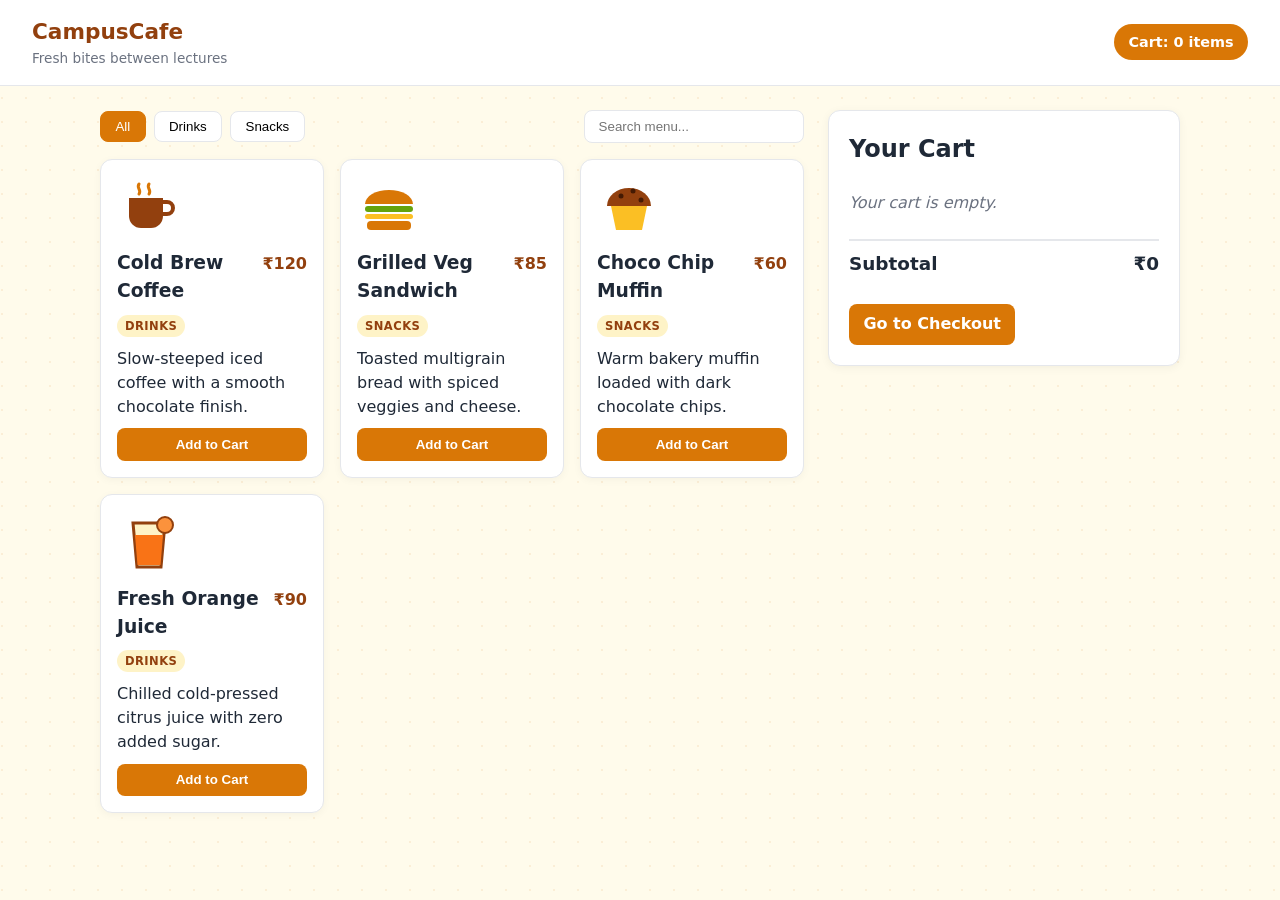
<file: campuscafe/index.html>
<!DOCTYPE html>
<html lang="en">
<head>
  <meta charset="UTF-8">
  <meta name="viewport" content="width=device-width, initial-scale=1">
  <title>CampusCafe</title>
  <link rel="stylesheet" href="css/theme.css">
  <link rel="stylesheet" href="css/main.css">
</head>
<body>
  <header class="topbar">
    <div class="brand"><h1>CampusCafe</h1><p>Fresh bites between lectures</p></div>
    <div class="cart-pill" id="cartBadge">Cart: 0 items</div>
  </header>

  <main class="container">
    <section>
      <div class="controls">
        <div class="filter-group">
          <button class="filter-btn active" data-category="all">All</button>
          <button class="filter-btn" data-category="drinks">Drinks</button>
          <button class="filter-btn" data-category="snacks">Snacks</button>
        </div>
        <input class="search-input" id="search" type="search" placeholder="Search menu...">
      </div>
      <div class="menu-grid" id="menuGrid"></div>
    </section>

    <aside class="cart-panel">
      <h2>Your Cart</h2>
      <ul class="cart-list" id="cartList"></ul>
      <div class="summary-row summary-total"><span>Subtotal</span><span id="cartTotal">₹0</span></div>
      <p class="msg-error" id="cartMsg"></p>
      <a href="pages/checkout.html" class="btn btn-primary" id="checkoutBtn">Go to Checkout</a>
    </aside>
  </main>

  <script src="js/menuData.js"></script>
  <script src="js/app.js"></script>
</body>
</html>
</file>
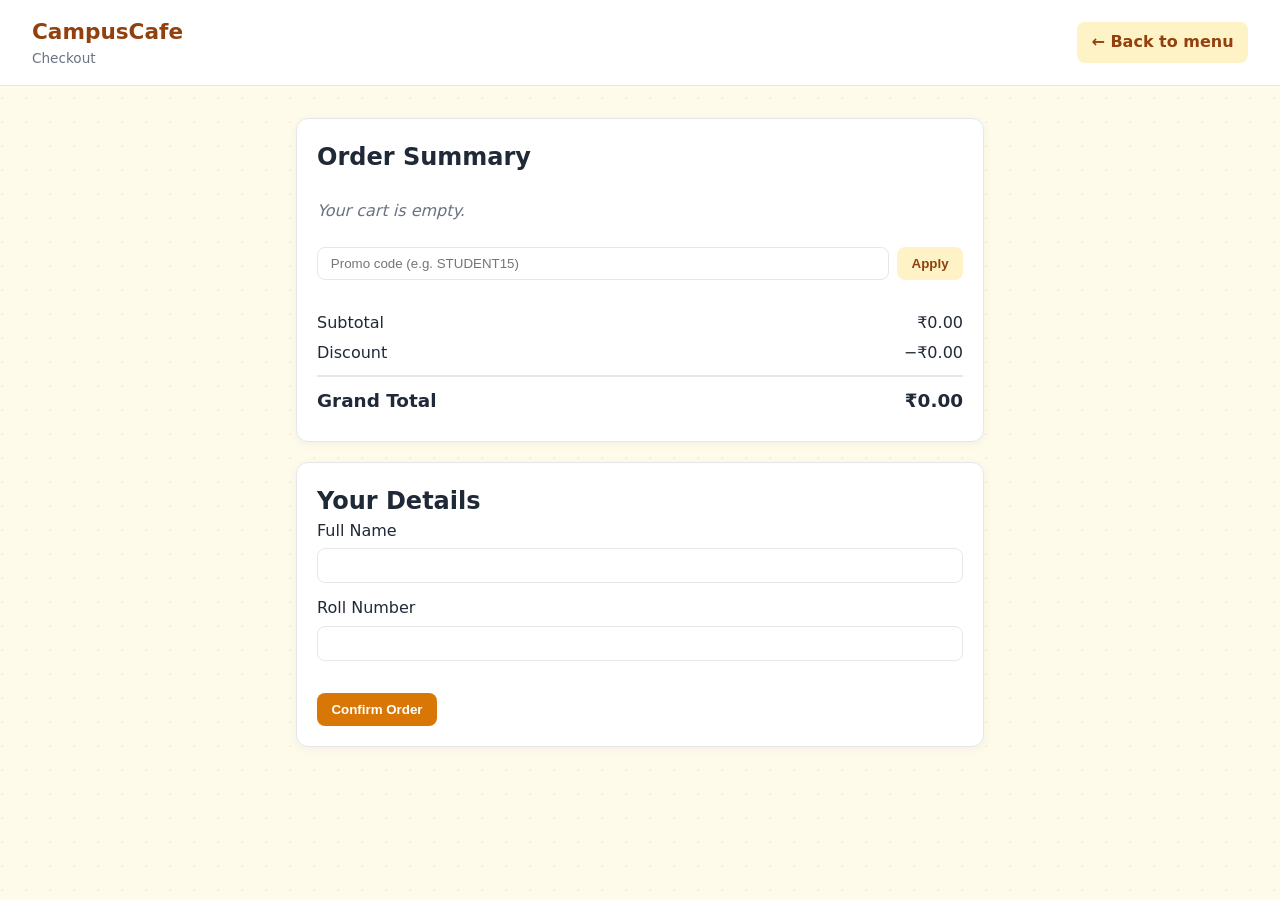
<file: campuscafe/pages/checkout.html>
<!DOCTYPE html>
<html lang="en">
<head>
  <meta charset="UTF-8">
  <meta name="viewport" content="width=device-width, initial-scale=1">
  <title>CampusCafe – Checkout</title>
  <link rel="stylesheet" href="../css/theme.css">
  <link rel="stylesheet" href="../css/main.css">
</head>
<body>
  <header class="topbar">
    <div class="brand"><h1>CampusCafe</h1><p>Checkout</p></div>
    <a class="btn btn-secondary" href="../index.html">← Back to menu</a>
  </header>

  <main class="checkout-wrapper">
    <section class="checkout-box">
      <h2>Order Summary</h2>
      <ul class="cart-list" id="orderList"></ul>
      <div class="promo-row">
        <input id="promoInput" placeholder="Promo code (e.g. STUDENT15)">
        <button class="btn btn-secondary" id="applyPromo" type="button">Apply</button>
      </div>
      <p class="msg-error" id="promoMsg"></p>
      <div class="summary-row"><span>Subtotal</span><span id="subtotal">₹0.00</span></div>
      <div class="summary-row"><span>Discount</span><span id="discount">−₹0.00</span></div>
      <div class="summary-row summary-total"><span>Grand Total</span><span id="grandTotal">₹0.00</span></div>
    </section>

    <section class="checkout-box">
      <h2>Your Details</h2>
      <form id="orderForm" novalidate>
        <div class="form-group"><label for="fullName">Full Name</label><input id="fullName" autocomplete="name"></div>
        <div class="form-group"><label for="rollNo">Roll Number</label><input id="rollNo"></div>
        <p class="msg-error" id="formMsg"></p>
        <button class="btn btn-primary" type="submit">Confirm Order</button>
      </form>
    </section>
  </main>

  <script src="../js/menuData.js"></script>
  <script src="../js/checkout.js"></script>
</body>
</html>
</file>
<file: campuscafe/css/theme.css>
:root {
  --primary: #d97706;
  --primary-dark: #92400e;
  --accent-soft: #fef3c7;
  --surface: #ffffff;
  --border: #e5e7eb;
  --muted: #6b7280;
  --text: #1f2937;
}

body {
  color: var(--text);
  background-color: #fffbeb; /* fallback if the pattern doesn't load */
  background-image: url("data:image/svg+xml,%3Csvg xmlns='http://www.w3.org/2000/svg' width='24' height='24'%3E%3Ccircle cx='2' cy='2' r='1' fill='%23d97706' fill-opacity='.12'/%3E%3C/svg%3E");
  background-repeat: repeat;
}
</file>
<file: campuscafe/css/main.css>
* {
  box-sizing: border-box;
  margin: 0;
  padding: 0;
}

body {
  font-family: "Segoe UI", system-ui, -apple-system, sans-serif;
  line-height: 1.5;
  min-height: 100vh;
}

.topbar {
  display: flex;
  justify-content: space-between;
  align-items: center;
  padding: 1rem 2rem;
  border-bottom: 1px solid var(--border);
  background: var(--surface);
  position: sticky;
  top: 0;
  z-index: 10;
}

.brand h1 {
  font-size: 1.35rem;
  color: var(--primary-dark);
}

.brand p {
  font-size: 0.85rem;
  color: var(--muted);
}

.cart-pill {
  background: var(--primary);
  color: #fff;
  padding: 0.45rem 0.9rem;
  border-radius: 999px;
  font-weight: 600;
  font-size: 0.9rem;
}

.container {
  max-width: 1120px;
  margin: 1.5rem auto;
  padding: 0 1.25rem;
  display: grid;
  grid-template-columns: 2fr 1fr;
  gap: 1.5rem;
}

.controls {
  display: flex;
  flex-wrap: wrap;
  gap: 0.75rem;
  align-items: center;
  justify-content: space-between;
  margin-bottom: 1rem;
}

.filter-group {
  display: flex;
  gap: 0.5rem;
}

.filter-btn {
  padding: 0.45rem 0.9rem;
  border: 1px solid var(--border);
  background: var(--surface);
  border-radius: 8px;
  cursor: pointer;
  font-weight: 500;
}

.filter-btn.active {
  background: var(--primary);
  color: #fff;
  border-color: var(--primary);
}

.search-input {
  padding: 0.5rem 0.85rem;
  border: 1px solid var(--border);
  border-radius: 8px;
  min-width: 220px;
  background: var(--surface);
}

.menu-grid {
  display: grid;
  grid-template-columns: repeat(auto-fill, minmax(220px, 1fr));
  gap: 1rem;
}

.card {
  background: var(--surface);
  border: 1px solid var(--border);
  border-radius: 12px;
  padding: 1rem;
  display: flex;
  flex-direction: column;
  gap: 0.6rem;
  box-shadow: 0 2px 8px rgba(0, 0, 0, 0.04);
}

.card img {
  width: 64px;
  height: 64px;
  object-fit: contain;
}

.card-header {
  display: flex;
  justify-content: space-between;
  align-items: baseline;
}

.category-tag {
  font-size: 0.72rem;
  text-transform: uppercase;
  letter-spacing: 0.04em;
  padding: 0.15rem 0.5rem;
  border-radius: 999px;
  background: var(--accent-soft);
  color: var(--primary-dark);
  font-weight: 600;
}

.price {
  font-weight: 700;
  color: var(--primary-dark);
}

.btn {
  padding: 0.55rem 0.9rem;
  border: none;
  border-radius: 8px;
  cursor: pointer;
  font-weight: 600;
  text-align: center;
  text-decoration: none;
  display: inline-block;
}

.btn-primary {
  background: var(--primary);
  color: #fff;
}

.btn-primary:hover {
  background: var(--primary-dark);
}

.btn-secondary {
  background: var(--accent-soft);
  color: var(--primary-dark);
}

.cart-panel,
.checkout-box {
  background: var(--surface);
  border: 1px solid var(--border);
  border-radius: 12px;
  padding: 1.25rem;
  height: fit-content;
  box-shadow: 0 2px 10px rgba(0, 0, 0, 0.05);
}

.cart-list {
  list-style: none;
  margin: 1rem 0;
  display: flex;
  flex-direction: column;
  gap: 0.65rem;
}

.cart-row {
  display: flex;
  justify-content: space-between;
  align-items: center;
  gap: 0.5rem;
  padding-bottom: 0.5rem;
  border-bottom: 1px dashed var(--border);
  font-size: 0.92rem;
}

.qty-controls {
  display: flex;
  align-items: center;
  gap: 0.35rem;
}

.qty-btn {
  width: 24px;
  height: 24px;
  border: 1px solid var(--border);
  background: #fff;
  border-radius: 6px;
  cursor: pointer;
  font-weight: 700;
}

.summary-row {
  display: flex;
  justify-content: space-between;
  margin: 0.4rem 0;
}

.summary-total {
  font-size: 1.15rem;
  font-weight: 700;
  border-top: 2px solid var(--border);
  padding-top: 0.6rem;
  margin-top: 0.6rem;
}

.checkout-wrapper {
  max-width: 720px;
  margin: 2rem auto;
  padding: 0 1rem;
  display: flex;
  flex-direction: column;
  gap: 1.25rem;
}

.form-group {
  display: flex;
  flex-direction: column;
  gap: 0.35rem;
  margin-bottom: 0.85rem;
}

.form-group input {
  padding: 0.55rem 0.8rem;
  border: 1px solid var(--border);
  border-radius: 8px;
}

.promo-row {
  display: flex;
  gap: 0.5rem;
  margin: 0.75rem 0 0.35rem;
}

.promo-row input {
  flex: 1;
  padding: 0.5rem 0.8rem;
  border: 1px solid var(--border);
  border-radius: 8px;
}

.msg-error {
  color: #b91c1c;
  font-size: 0.88rem;
  min-height: 1.2rem;
}

.msg-success {
  color: #15803d;
  font-size: 0.88rem;
  min-height: 1.2rem;
}

.empty-state {
  color: var(--muted);
  font-style: italic;
  padding: 0.5rem 0;
}

@media (max-width: 768px) {
  .container {
    grid-template-columns: 1fr;
  }
}
</file>
